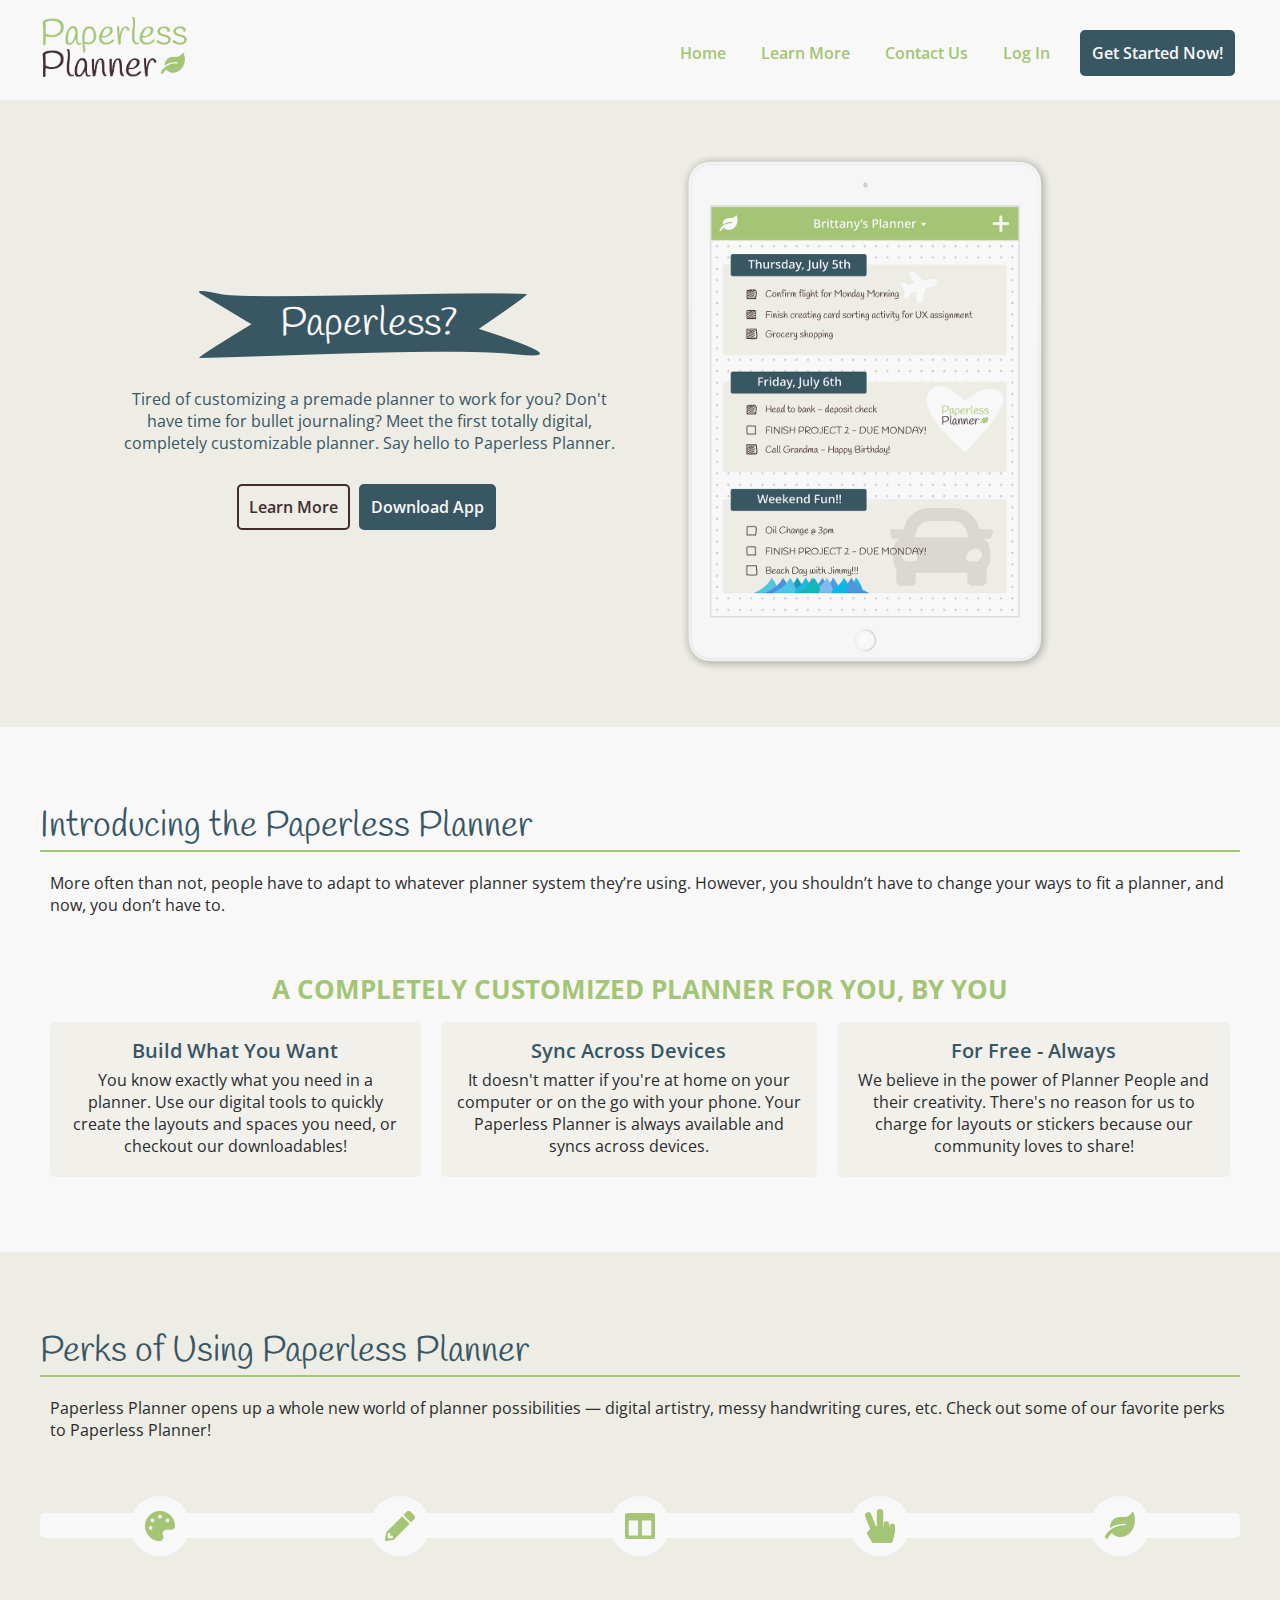
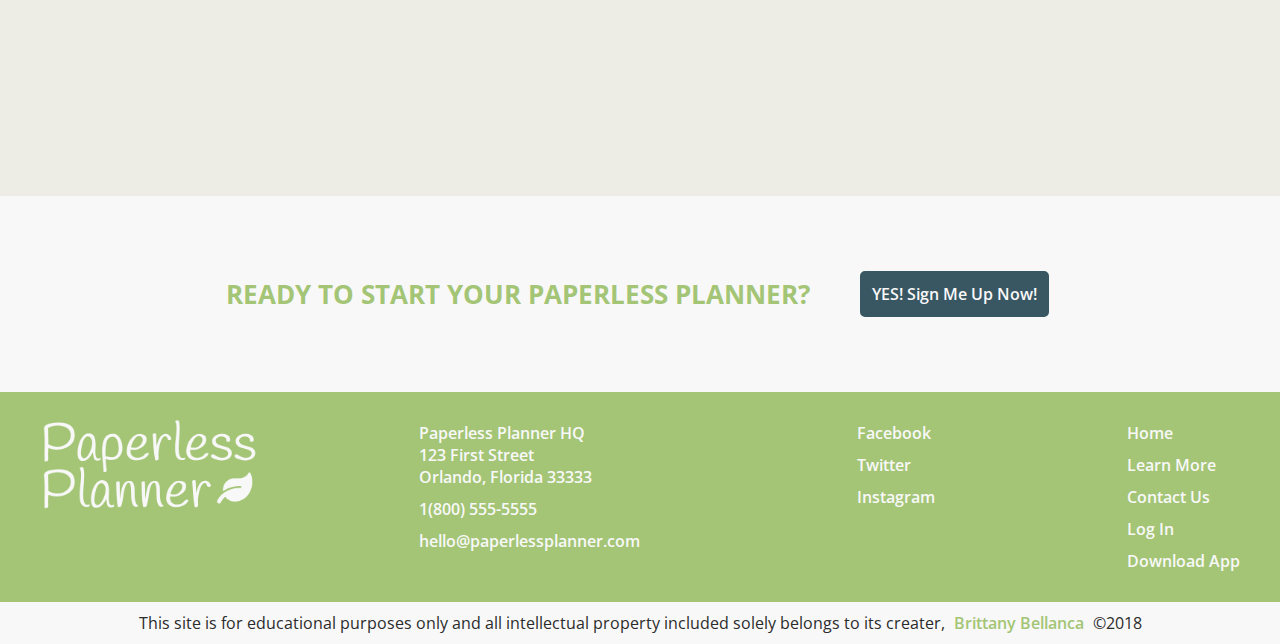
<file: index.html>
<!DOCTYPE html>
<html lang="en">
  <head>
    <meta charset="utf-8">
    <meta name="viewport" content="width=device-width, initial-scale=1">
    <title>Home | Paperless Planner</title>
    <link href="https://fonts.googleapis.com/css?family=Handlee|Open+Sans:400,600,700" rel="stylesheet">
    <link href="https://use.fontawesome.com/releases/v5.1.0/css/all.css" integrity="sha384-lKuwvrZot6UHsBSfcMvOkWwlCMgc0TaWr+30HWe3a4ltaBwTZhyTEggF5tJv8tbt" crossorigin="anonymous" rel="stylesheet">
    <link href="img/favicon.png" rel="shortcut icon">
    <link href="css/drawer.css" rel="stylesheet">
    <link href="css/main.css" rel="stylesheet">
  </head>
  <body class="body drawer drawer--top background--white">
    <header class="header">
      <a href="index.html" class="alt"><img src="img/logo.png" alt="Paperless Planner Logo" class="header__logo"></a>
      <div class="button button--secondary button--header header__button" id="modal__button--mobile">
        Log In
      </div>
      <div class="modal" id="modal">
        <div class="modal__content background--white">
          <i class="fas fa-times modal__close text--brown"></i>
          <form class="modal__form" id="form__login">
            <div class="form__field">
              <label for="username">Username</label>
              <input type="text" name="username" id="username">
            </div>
            <div class="form__field modal__form__field--forgot">
              <label for="password">Password</label>
              <input type="text" name="password" id="password">
            </div>
            <div class="modal__form__forgot">
              <p>forgot password?</p>
            </div>
            <div class="form__field modal__form__buttons">
              <button class="button button--secondary">
                Create an Account
              </button>
              <button type="submit" name="login" class="button button--primary button--modal" id="login">
                Log In
              </button>
            </div>
          </form>
        </div>
      </div>
      <button type="button" class="drawer-toggle drawer-hamburger">
        <span class="sr-only">toggle navigation</span>
        <span class="drawer-hamburger-icon"></span>
      </button>
      <nav class="drawer-nav header__nav">
        <ul class="drawer-menu header__list">
          <li class="header__list__item">
            <a class="alt" href="index.html">
              <img src="img/logo.png" alt="Paperless Planner Logo" class="header__list__logo">
            </a>
          </li>
          <li class="header__list__item">
            <a href="index.html">Home</a>
          </li>
          <li class="header__list__item">
            <a href="about.html">Learn More</a>
          </li>
          <li class="header__list__item header__list__item--extra-space">
            <a href="contact.html">Contact Us</a>
          </li>
          <li class="header__list__item header__list__item--extra-space">
            <ul class="header__social-media">
              <li class="header__social-media__item">
                  <a class="alt" href="http://facebook.com" target="_blank">
                    <span class="social-media__icon social-media__icon--green fa-stack fa-1x">
                      <i class="far fa-circle fa-stack-2x"></i>
                      <i class="fab fa-facebook-f fa-stack-1x"></i>
                    </span>
                  </a>
              </li>
              <li class="header__social-media__item">
                <a class="alt" href="http://twitter.com" target="_blank">
                  <span class="social-media__icon social-media__icon--green fa-stack fa-1x">
                    <i class="far fa-circle fa-stack-2x"></i>
                    <i class="fab fa-twitter fa-stack-1x"></i>
                  </span>
                </a>
              </li>
              <li class="header__social-media__item">
                <a class="alt" href="http://instagram.com" target="_blank">
                  <span class="social-media__icon social-media__icon--green fa-stack fa-1x">
                    <i class="far fa-circle fa-stack-2x"></i>
                    <i class="fab fa-instagram fa-stack-1x"></i>
                  </span>
                </a>
              </li>
            </ul>
          </li>
          <li class="header__list__item">
            <button class="button button--primary">
              Download App
            </button>
          </li>
        </ul>
      </nav>
      <nav class="header__nav desktop-nav">
        <ul class="header__list">
          <li class="header__list__item">
            <a href="index.html">Home</a>
          </li>
          <li class="header__list__item">
            <a href="about.html">Learn More</a>
          </li>
          <li class="header__list__item">
            <a href="contact.html">Contact Us</a>
          </li>
          <li class="header__list__item">
            <a href="#" id="modal__button--desktop">
              Log In
            </a>
          </li>
          <li class="header__list__item">
            <div class="button button--primary">
              Get Started Now!
            </div>
          </li>
        </ul>
      </nav>
    </header>
    <main class="main">
      <div class="background--gray">
        <section class="main__section main__section--first main__section--index">
          <div class="main__section--item">
            <div class="main__section__title">
              <h1>Paperless?</h1>
            </div>
            <div class="main__section__container">
              <div class="item-container">
                <p class="text--blue">
                  Tired of customizing a premade planner to work for you? Don't have time for bullet journaling? Meet the first totally digital, completely customizable planner. Say hello to Paperless Planner.</p>
              </div>
              <div class="item-container">
                <a href="about.html" class="alt">
                  <div class="button button--secondary">
                    Learn More
                  </div>
                </a>
                <div class="button button--primary">
                  Download App
                </div>
              </div>
            </div>
          </div>
          <div class="item-container item-container--photo">
            <img class="main__section__app-demo" src="img/app_demo.png" alt="Paperless Planner Demo Screen">
          </div>
        </section>
      </div>
      <section class="main__section">
        <div class="main__section__container">
          <h2>Introducing the Paperless Planner</h2>
          <div class="main__section--intro">
            <p>More often than not, people have to adapt to whatever planner system they’re using. However, you shouldn’t have to change your ways to fit a planner, and now, you don’t have to.</p>
          </div>
          <div class="main__section__wrap">
            <h3>A Completely Customized Planner For You, By You</h3>
            <div class="main__section__wrap--flex">
              <article class="main__section__article main__section__article--background">
                <h4>Build What You Want</h4>
                <p>You know exactly what you need in a planner. Use our digital tools to quickly create the layouts and spaces you need, or checkout our downloadables!</p>
              </article>
              <article class="main__section__article main__section__article--background">
                <h4>Sync Across Devices</h4>
                <p>It doesn't matter if you're at home on your computer or on the go with your phone. Your Paperless Planner is always available and syncs across devices.</p>
              </article>
              <article class="main__section__article main__section__article--background">
                <h4>For Free - Always</h4>
                <p>We believe in the power of Planner People and their creativity. There's no reason for us to charge for layouts or stickers because our community loves to share!</p>
              </article>
            </div>
          </div>
        </div>
      </section>
      <section class="main__section background--gray">
        <div class="main__section__container">
          <h2>Perks of Using Paperless Planner</h2>
          <div class="main__section--intro">
            <p>Paperless Planner opens up a whole new world of planner possibilities — digital artistry, messy handwriting cures, etc. Check out some of our favorite perks to Paperless Planner!</p>
          </div>
          <div class="interactive-element__grid">
            <div class="interactive-element__backbone"></div>
            <div class="interactive-element__circle interactive-element__circle--1">
              <svg id="palette" data-name="palette" class="interactive-element--icons" xmlns="http://www.w3.org/2000/svg" viewBox="0 0 511.99 511.99">
                <title>palette</title>
                <path d="M204.3,5C104.9,24.4,24.8,104.3,5.2,203.4c-37,187,131.7,326.4,258.8,306.7,41.2-6.4,61.4-54.6,42.5-91.7C283.4,373,316.4,320,367.4,320h79.7c35.8,0,64.8-29.6,64.9-65.3C511.5,97.1,368.1-26.9,204.3,5ZM96,320a32,32,0,1,1,32-32A32,32,0,0,1,96,320Zm32-128a32,32,0,1,1,32-32A32,32,0,0,1,128,192Zm128-64a32,32,0,1,1,32-32A32,32,0,0,1,256,128Zm128,64a32,32,0,1,1,32-32A32,32,0,0,1,384,192Z" transform="translate(-0.01 0.04)"/>
              </svg>
            </div>
            <div class="interactive-element__text interactive-element__text--1 hidden-text">
              <p>Create beautiful, colorful notes without having to purchase expensive pens, markers, or stickers!</p>
            </div>
            <div class="interactive-element__circle interactive-element__circle--2">
              <svg id="pencil" data-name="pencil" class="interactive-element--icons interactive-element--1" xmlns="http://www.w3.org/2000/svg" viewBox="0 0 511.98 511.98">
                <title>pencil</title>
                <path d="M497.9,142.1l-46.1,46.1a12,12,0,0,1-17,0l-111-111a12,12,0,0,1,0-17l46.1-46.1a48.1,48.1,0,0,1,67.9,0l60.1,60.1A47.92,47.92,0,0,1,497.9,142.1ZM284.2,99.8,21.6,362.4.4,483.9a24,24,0,0,0,27.8,27.8l121.5-21.3L412.3,227.8a12,12,0,0,0,0-17l-111-111a12.13,12.13,0,0,0-17.1,0ZM88,424h48v36.3L71.5,471.6,40.4,440.5,51.7,376H88Z" transform="translate(-0.02 -0.08)"/>
              </svg>
            </div>
            <div class="interactive-element__text interactive-element__text--2 hidden-text">
              <p>Mistakes? What mistakes? Simply use undo or erase the error and try again!</p>
            </div>
            <div class="interactive-element__circle interactive-element__circle--3">
              <svg id="columns" data-name="columns" class="interactive-element--icons" xmlns="http://www.w3.org/2000/svg" viewBox="0 0 512 448">
                <title>columns</title>
                <path d="M464,32H48A48,48,0,0,0,0,80V432a48,48,0,0,0,48,48H464a48,48,0,0,0,48-48V80A48,48,0,0,0,464,32ZM224,416H64V160H224Zm224,0H288V160H448Z" transform="translate(0 -32)"/>
              </svg>
            </div>
            <div class="interactive-element__text interactive-element__text--3 hidden-text">
              <p>Download layouts to edit, import a favorite, or create your own, then edit whenever you want!</p>
            </div>
            <div class="interactive-element__circle interactive-element__circle--4">
              <svg id="peace" data-name="peace" class="interactive-element--icons" xmlns="http://www.w3.org/2000/svg" viewBox="0 0 448 512">
                <title>hand-peace</title>
                <path d="M408,216a40,40,0,0,0-40,40h-8V224a40,40,0,0,0-80,0v32h-8V48a48,48,0,0,0-96,0V256H162.43L92.69,78.45a48,48,0,1,0-89.35,35.1L78.1,303.89,47,328.77a40,40,0,0,0-9.74,51.08l64,112A40,40,0,0,0,136,512H376a40,40,0,0,0,38.94-30.84l32-136A40.36,40.36,0,0,0,448,336V256A40,40,0,0,0,408,216Z" transform="translate(0)"/>
              </svg>
            </div>
            <div class="interactive-element__text interactive-element__text--4 hidden-text">
              <p>Peace of mind knowing that you can alter your planner to work exactly how you want it to.</p>
            </div>
            <div class="interactive-element__circle interactive-element__circle--5">
              <svg id="leaf" data-name="leaf" class="interactive-element--icons" xmlns="http://www.w3.org/2000/svg" viewBox="0 0 575.95 512.07">
                <title>leaf</title>
                <path d="M546.2,9.7c-5.6-12.5-21.6-13-28.3-1.2C486.9,62.4,431.4,96,368,96H288C182,96,96,182,96,288a197.73,197.73,0,0,0,1.5,20.5C161.3,262.8,253.4,224,384,224a16,16,0,0,1,0,32C132.6,256,26,410.1,2.4,468a32,32,0,0,0,59.3,24.3c1.5-3.6,20.9-47.9,71.9-90.6,32.4,43.9,94,85.8,174.9,77.2C465.5,467.5,576,326.7,576,154.3,576,104.1,565.2,52.1,546.2,9.7Z" transform="translate(-0.05 0.02)"/>
              </svg>
            </div>
            <div class="interactive-element__text interactive-element__text--5 hidden-text">
              <p>Go green! Eliminate yearly paper waste that comes from purchasing dated paper planners!</p>
            </div>
          </div>
        </div>
      </section>
      <aside class="main__aside">
        <h3>Ready to Start Your Paperless Planner?</h3>
        <div class="button button--primary">
          <span class="button--mobile">Download App Now!</span>
          <span class="button--desktop">YES! Sign Me Up Now!</span>
        </div>
      </aside>
    </main>
    <footer class="footer background--green">
      <div class="footer__main">
        <a href="index.html" class="alt">
          <img src="img/logo_white.png" alt="Paperless Planner Logo - White" class="footer__img">
        </a>
        <nav class="footer__nav">
          <ul class="footer__list">
            <li class="footer__list__item">
              <a class="alt text--white" href="index.html">
                Home
              </a>
            </li>
            <li class="footer__list__item">
              <a class="alt text--white" href="about.html">
                Learn More
              </a>
            </li>
            <li class="footer__list__item">
              <a class="alt text--white" href="contact.html">
                Contact Us
              </a>
            </li>
            <li class="footer__list__item">
              <a class="alt text--white" href="#" id="modal__button--footer">
                Log In
              </a>
            </li>
            <li class="footer__list__item">
              <a class="alt text--white" href="#">
                Download App
              </a>
            </li>
          </ul>
        </nav>
        <div class="footer__social-media">
          <ul class="footer__social-media__list">
            <li class="footer__social-media__list__item">
              <a class="alt" href="http://facebook.com" target="_blank">
                <div class="social-media__icon">
                  <span class="fa-stack fa-1x">
                    <i class="far fa-circle fa-stack-2x"></i>
                    <i class="fab fa-facebook-f fa-stack-1x"></i>
                  </span>
                  <span class="hidden">Facebook</span>
                </div>
              </a>
            </li>
            <li class="footer__social-media__list__item">
              <a class="alt text--white" href="http://twitter.com" target="_blank">
                <div class="social-media__icon">
                  <span class="fa-stack fa-1x">
                    <i class="far fa-circle fa-stack-2x"></i>
                    <i class="fab fa-twitter fa-stack-1x"></i>
                  </span>
                  <span class="hidden">Twitter</span>
                </div>
              </a>
            </li>
            <li class="footer__social-media__list__item">
              <a class="alt" href="http://instagram.com" target="_blank">
                <div class="social-media__icon">
                  <span class="fa-stack fa-1x">
                    <i class="far fa-circle fa-stack-2x"></i>
                    <i class="fab fa-instagram fa-stack-1x"></i>
                  </span>
                  <span class="hidden">Instagram</span>
                </div>
              </a>
            </li>
          </ul>
        </div>
        <div class="footer__contact-info">
          <p class="text--white text--small">
            <a href="https://www.google.com/maps" target="_blank" class="alt text--white text--small">
              Paperless Planner HQ<br>
              123 First Street<br>
              Orlando, Florida 33333
            </a>
          </p>
          <p><a class="alt text--white text--small" href="tel:13212625261">1(800) 555-5555</a></p>
          <p><a class="alt text--white text--small" href="mailto:bbellanca@ufl.edu">hello@paperlessplanner.com</a></p>
        </div>
      </div>
      <div class="footer__edu-statement background--white">
        <p class="text--small">This site is for educational purposes only and all intellectual property included solely belongs to its creater, <a href="http://brittanybellanca.com" target="_blank">Brittany Bellanca</a>  &copy;2018</p>
      </div>
    </footer>
    <script src="js/jquery-3.3.1.min.js"></script>
    <script src="js/iscroll.js"></script>
    <script src="js/drawer.js"></script>
    <script src="js/scrollreveal.js"></script>
    <script src="js/scrollrevealactivate.js"></script>
    <script src="js/main.js"></script>
  </body>
</html>
</file>
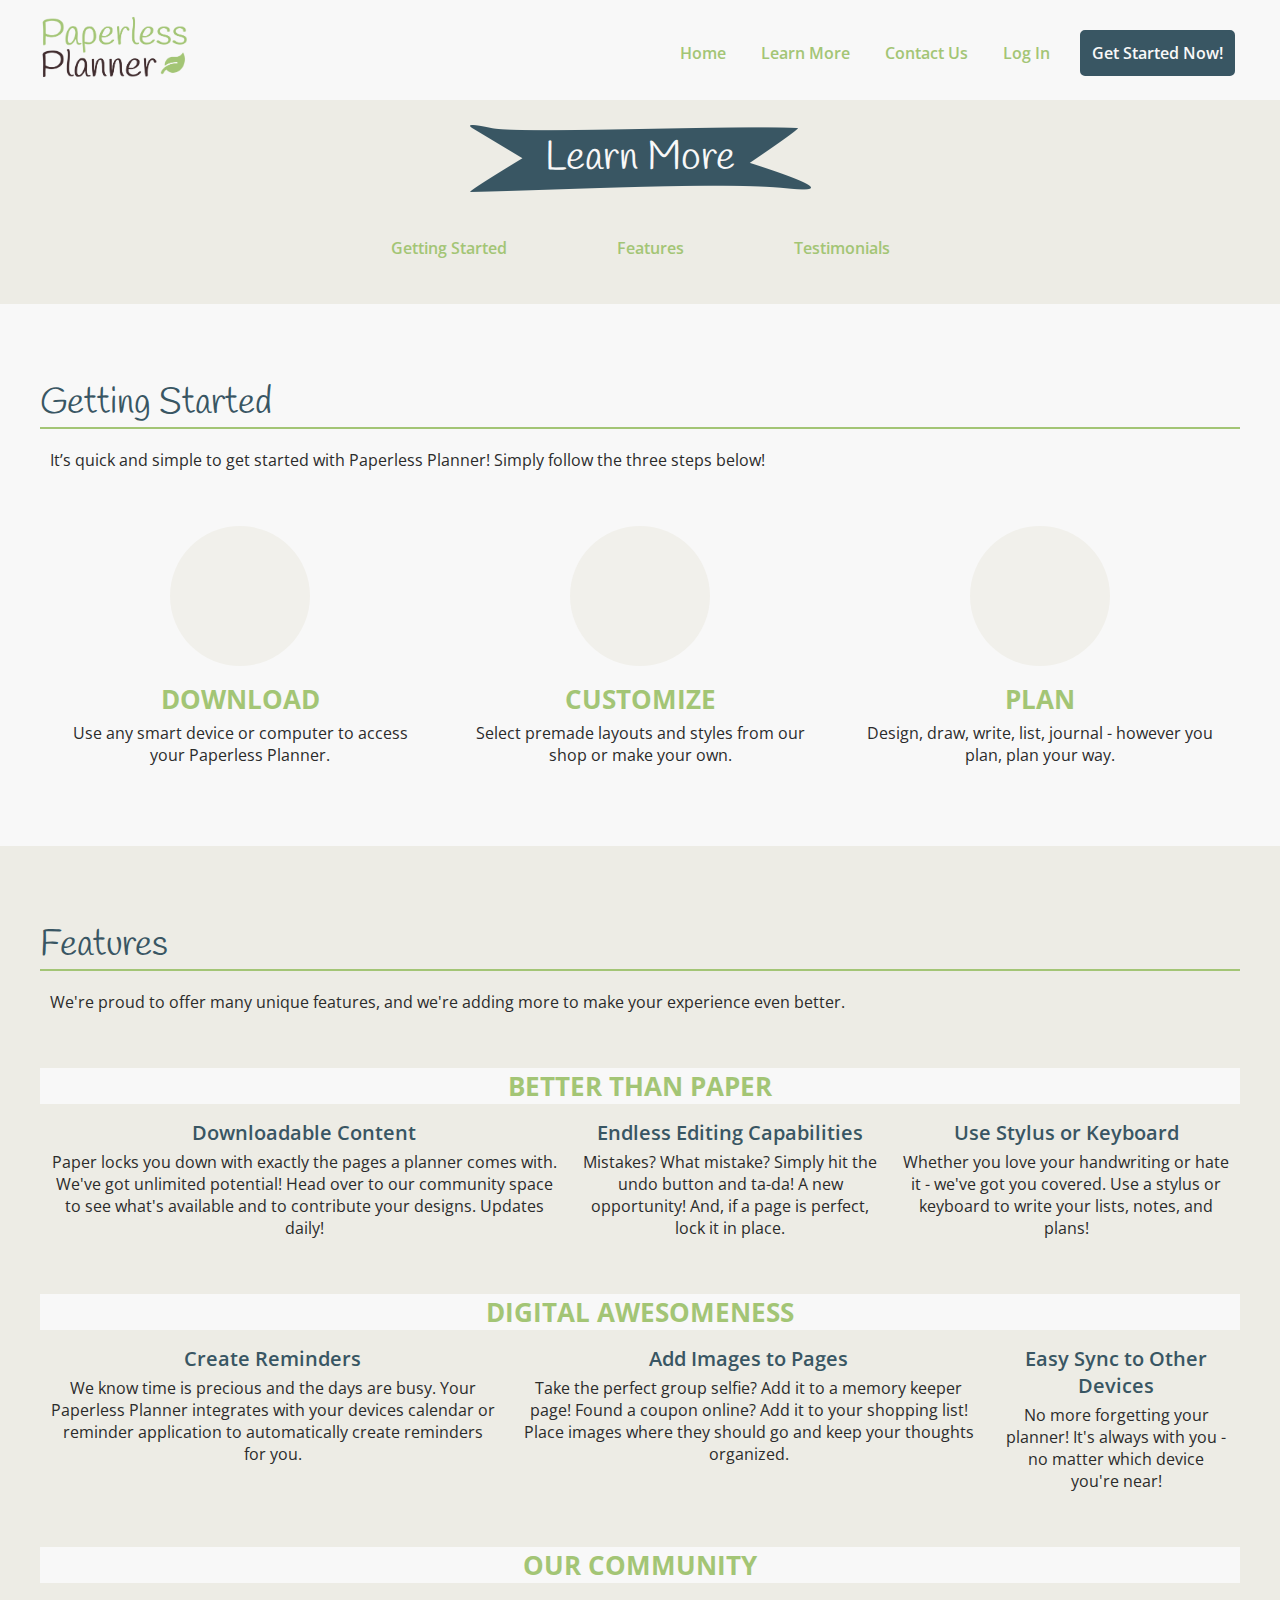
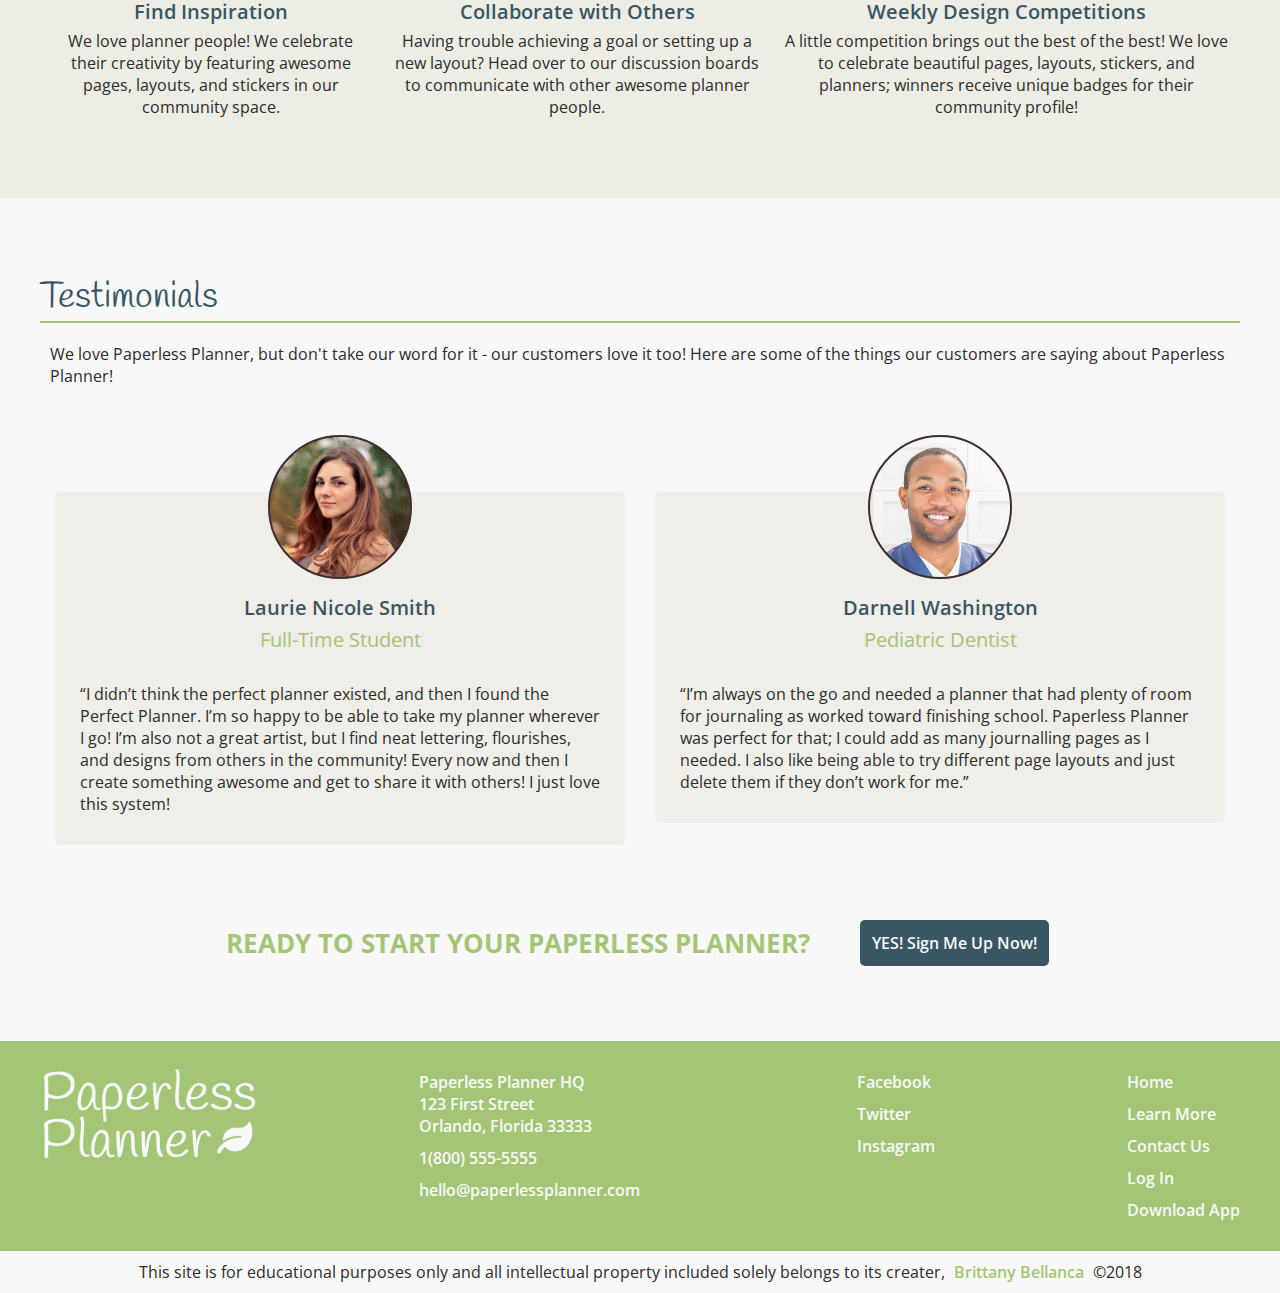
<file: about.html>
<!DOCTYPE html>
<html lang="en">
  <head>
    <meta charset="utf-8">
    <meta name="viewport" content="width=device-width, initial-scale=1">
    <title>Learn More | Paperless Planner</title>
    <link href="https://fonts.googleapis.com/css?family=Handlee|Open+Sans:400,600,700" rel="stylesheet">
    <link href="https://use.fontawesome.com/releases/v5.1.0/css/all.css" integrity="sha384-lKuwvrZot6UHsBSfcMvOkWwlCMgc0TaWr+30HWe3a4ltaBwTZhyTEggF5tJv8tbt" crossorigin="anonymous" rel="stylesheet">
    <link href="img/favicon.png" rel="shortcut icon">
    <link href="css/drawer.css" rel="stylesheet">
    <link href="css/main.css" rel="stylesheet">
  </head>
  <body class="body drawer drawer--top background--white">
    <header class="header">
      <a href="index.html" class="alt"><img src="img/logo.png" alt="Paperless Planner Logo" class="header__logo"></a>
      <div class="button button--secondary button--header header__button" id="modal__button--mobile">
        Log In
      </div>
      <div class="modal" id="modal">
        <div class="modal__content background--white">
          <i class="fas fa-times modal__close text--brown"></i>
          <form class="modal__form" id="form__login">
            <div class="form__field">
              <label for="username">Username</label>
              <input type="text" name="username" id="username">
            </div>
            <div class="form__field modal__form__field--forgot">
              <label for="password">Password</label>
              <input type="text" name="password" id="password">
            </div>
            <div class="modal__form__forgot">
              <p>forgot password?</p>
            </div>
            <div class="form__field modal__form__buttons">
              <button class="button button--secondary">
                Create an Account
              </button>
              <button type="submit" name="login" class="button button--primary button--modal" id="login">
                Log In
              </button>
            </div>
          </form>
        </div>
      </div>
      <button type="button" class="drawer-toggle drawer-hamburger">
        <span class="sr-only">toggle navigation</span>
        <span class="drawer-hamburger-icon"></span>
      </button>
      <nav class="drawer-nav header__nav">
        <ul class="drawer-menu header__list">
          <li class="header__list__item">
            <a class="alt" href="index.html">
              <img src="img/logo.png" alt="Paperless Planner Logo" class="header__list__logo">
            </a>
          </li>
          <li class="header__list__item">
            <a href="index.html">Home</a>
          </li>
          <li class="header__list__item">
            <a href="about.html">Learn More</a>
          </li>
          <li class="header__list__item header__list__item--extra-space">
            <a href="contact.html">Contact Us</a>
          </li>
          <li class="header__list__item header__list__item--extra-space">
            <ul class="header__social-media">
              <li class="header__social-media__item">
                  <a class="alt" href="http://facebook.com" target="_blank">
                    <span class="social-media__icon social-media__icon--green fa-stack fa-1x">
                      <i class="far fa-circle fa-stack-2x"></i>
                      <i class="fab fa-facebook-f fa-stack-1x"></i>
                    </span>
                  </a>
              </li>
              <li class="header__social-media__item">
                <a class="alt" href="http://twitter.com" target="_blank">
                  <span class="social-media__icon social-media__icon--green fa-stack fa-1x">
                    <i class="far fa-circle fa-stack-2x"></i>
                    <i class="fab fa-twitter fa-stack-1x"></i>
                  </span>
                </a>
              </li>
              <li class="header__social-media__item">
                <a class="alt" href="http://instagram.com" target="_blank">
                  <span class="social-media__icon social-media__icon--green fa-stack fa-1x">
                    <i class="far fa-circle fa-stack-2x"></i>
                    <i class="fab fa-instagram fa-stack-1x"></i>
                  </span>
                </a>
              </li>
            </ul>
          </li>
          <li class="header__list__item">
            <button class="button button--primary">
              Download App
            </button>
          </li>
        </ul>
      </nav>
      <nav class="header__nav desktop-nav">
        <ul class="header__list">
          <li class="header__list__item">
            <a href="index.html">Home</a>
          </li>
          <li class="header__list__item">
            <a href="about.html">Learn More</a>
          </li>
          <li class="header__list__item">
            <a href="contact.html">Contact Us</a>
          </li>
          <li class="header__list__item">
            <a href="#" id="modal__button--desktop">
              Log In
            </a>
          </li>
          <li class="header__list__item">
            <div class="button button--primary">
              Get Started Now!
            </div>
          </li>
        </ul>
      </nav>
    </header>
    <main class="main">
      <section class="main__section main__section--first main__section--about background--gray">
        <div class="main__section__title">
          <h1>Learn More</h1>
        </div>
        <div class="main__section__container">
          <nav class="main__section__nav">
            <ul class="main__section__nav__list">
              <li class="main__section__nav__item">
                <a href="#getting-started">Getting Started</a>
              </li>
              <li class="main__section__nav__item">
                <a href="#features">Features</a>
              </li>
              <li class="main__section__nav__item">
                <a href="#testimonials">Testimonials</a>
              </li>
            </ul>
          </nav>
        </div>
      </section>
      <section class="main__section" id="getting-started">
        <div class="main__section__container">
          <h2>Getting Started</h2>
          <div class="main__section--intro">
            <p>It’s quick and simple to get started with Paperless Planner! Simply follow the three steps below!</p>
          </div>
          <div class="main__section__wrap--flex">
            <div class="main__section__wrap main__section__wrap--icons">
              <div class="circle__wrap">
                <div class="circle">
                  <i class="fas fa-cloud-download-alt"></i>
                </div>
              </div>
              <div class="circle__text">
                <h3>Download</h3>
                <p>Use any smart device or computer to access your Paperless Planner.</p>
              </div>
            </div>
            <div class="main__section__wrap main__section__wrap--icons">
              <div class="circle__wrap">
                <div class="circle">
                  <i class="fas fa-list-ul"></i>
                </div>
              </div>
              <div class="circle__text">
                <h3>Customize</h3>
                <p>Select premade layouts and styles from our shop or make your own.</p>
              </div>
            </div>
            <div class="main__section__wrap main__section__wrap--icons">
              <div class="circle__wrap">
                <div class="circle">
                  <i class="fas fa-pencil-ruler"></i>
                </div>
              </div>
              <div class="circle__text">
                <h3>Plan</h3>
                <p>Design, draw, write, list, journal - however you plan, plan your way.</p>
              </div>
            </div>
          </div>
        </div>
      </section>
      <section class="main__section background--gray" id="features">
        <div class="main__section__container">
          <h2>Features</h2>
          <div class="main__section--intro">
            <p>We're proud to offer many unique features, and we're adding more to make your experience even better.</p>
          </div>
          <div class="main__section__wrap">
            <h3>Better Than Paper</h3>
            <div class="main__section__wrap--flex">
              <article class="main__section__article">
                <h4>Downloadable Content</h4>
                <p>Paper locks you down with exactly the pages a planner comes with. We've got unlimited potential! Head over to our community space to see what's available and to contribute your designs. Updates daily!</p>
              </article>
              <article class="main__section__article">
                <h4>Endless Editing Capabilities</h4>
                <p>Mistakes? What mistake? Simply hit the undo button and ta-da! A new opportunity! And, if a page is perfect, lock it in place.</p>
              </article>
              <article class="main__section__article">
                <h4>Use Stylus or Keyboard</h4>
                <p>Whether you love your handwriting or hate it - we've got you covered. Use a stylus or keyboard to write your lists, notes, and plans!</p>
              </article>
            </div>
          </div>
          <div class="main__section__wrap">
            <h3>Digital Awesomeness</h3>
            <div class="main__section__wrap--flex">
              <article class="main__section__article">
                <h4>Create Reminders</h4>
                <p>We know time is precious and the days are busy. Your Paperless Planner integrates with your devices calendar or reminder application to automatically create reminders for you.</p>
              </article>
              <article class="main__section__article">
                <h4>Add Images to Pages</h4>
                <p>Take the perfect group selfie? Add it to a memory keeper page! Found a coupon online? Add it to your shopping list! Place images where they should go and keep your thoughts organized.</p>
              </article>
              <article class="main__section__article">
                <h4>Easy Sync to Other Devices</h4>
                <p>No more forgetting your planner! It's always with you - no matter which device you're near!</p>
              </article>
            </div>
          </div>
          <div class="main__section__wrap">
            <h3>Our Community</h3>
            <div class="main__section__wrap--flex">
              <article class="main__section__article">
                <h4>Find Inspiration</h4>
                <p>We love planner people! We celebrate their creativity by featuring awesome pages, layouts, and stickers in our community space.</p>
              </article>
              <article class="main__section__article">
                <h4>Collaborate with Others</h4>
                <p>Having trouble achieving a goal or setting up a new layout? Head over to our discussion boards to communicate with other awesome planner people.</p>
              </article>
              <article class="main__section__article">
                <h4>Weekly Design Competitions</h4>
                <p>A little competition brings out the best of the best! We love to celebrate beautiful pages, layouts, stickers, and planners; winners receive unique badges for their community profile!</p>
              </article>
            </div>
          </div>
        </div>
      </section>
      <section class="main__section" id="testimonials">
        <div class="main__section__container">
          <h2>Testimonials</h2>
          <div class="main__section--intro">
            <p>We love Paperless Planner, but don't take our word for it - our customers love it too! Here are some of the things our customers are saying about Paperless Planner!</p>
          </div>
          <div class="main__section__wrap--flex">
            <div class="testimonial">
              <div class="chip">
                <div class="chip__avatar chip__avatar--lauren">
                </div>
                <div class="chip__text-container">
                  Laurie Nicole Smith
                  <div class="chip__text-description">
                    Full-Time Student
                  </div>
                </div>
              </div>
              <div class="testimonial__text">
                <p class="text--left">“I didn’t think the perfect planner existed, and then I found the Perfect Planner. I’m so happy to be able to take my planner wherever I go! I’m also not a great artist, but I find neat lettering,  flourishes, and designs from others in the community! Every now and then I create something awesome and get to share it with others! I just love this system!</p>
              </div>
            </div>
            <div class="testimonial">
              <div class="chip">
                <div class="chip__avatar chip__avatar--darnell">
                </div>
                <div class="chip__text-container">
                  Darnell Washington
                  <div class="chip__text-description">
                    Pediatric Dentist
                  </div>
                </div>
              </div>
              <div class="testimonial__text">
                <p class="text--left">“I’m always on the go and needed a planner that had plenty of room for journaling as worked toward finishing school. Paperless Planner was perfect for that; I could add as many journalling pages as I needed. I also like being able to try different page layouts and just delete them if they don’t work for me.”</p>
              </div>
            </div>
          </div>
        </div>
      </section>
      <aside class="main__aside main__aside--about">
        <h3>Ready to Start Your Paperless Planner?</h3>
        <div class="button button--primary">
          <span class="button--mobile">Download App Now!</span>
          <span class="button--desktop">YES! Sign Me Up Now!</span>
        </div>
      </aside>
    </main>
    <footer class="footer background--green">
      <div class="footer__main">
        <a href="index.html" class="alt">
          <img src="img/logo_white.png" alt="Paperless Planner Logo - White" class="footer__img">
        </a>
        <nav class="footer__nav">
          <ul class="footer__list">
            <li class="footer__list__item">
              <a class="alt text--white" href="index.html">
                Home
              </a>
            </li>
            <li class="footer__list__item">
              <a class="alt text--white" href="about.html">
                Learn More
              </a>
            </li>
            <li class="footer__list__item">
              <a class="alt text--white" href="contact.html">
                Contact Us
              </a>
            </li>
            <li class="footer__list__item">
              <a class="alt text--white" href="#" id="modal__button--footer">
                Log In
              </a>
            </li>
            <li class="footer__list__item">
              <a class="alt text--white" href="#">
                Download App
              </a>
            </li>
          </ul>
        </nav>
        <div class="footer__social-media">
          <ul class="footer__social-media__list">
            <li class="footer__social-media__list__item">
              <a class="alt" href="http://facebook.com" target="_blank">
                <div class="social-media__icon">
                  <span class="fa-stack fa-1x">
                    <i class="far fa-circle fa-stack-2x"></i>
                    <i class="fab fa-facebook-f fa-stack-1x"></i>
                  </span>
                  <span class="hidden">Facebook</span>
                </div>
              </a>
            </li>
            <li class="footer__social-media__list__item">
              <a class="alt text--white" href="http://twitter.com" target="_blank">
                <div class="social-media__icon">
                  <span class="fa-stack fa-1x">
                    <i class="far fa-circle fa-stack-2x"></i>
                    <i class="fab fa-twitter fa-stack-1x"></i>
                  </span>
                  <span class="hidden">Twitter</span>
                </div>
              </a>
            </li>
            <li class="footer__social-media__list__item">
              <a class="alt" href="http://instagram.com" target="_blank">
                <div class="social-media__icon">
                  <span class="fa-stack fa-1x">
                    <i class="far fa-circle fa-stack-2x"></i>
                    <i class="fab fa-instagram fa-stack-1x"></i>
                  </span>
                  <span class="hidden">Instagram</span>
                </div>
              </a>
            </li>
          </ul>
        </div>
        <div class="footer__contact-info">
          <p class="text--white text--small">
            <a href="https://www.google.com/maps" target="_blank" class="alt text--white text--small">
              Paperless Planner HQ<br>
              123 First Street<br>
              Orlando, Florida 33333
            </a>
          </p>
          <p><a class="alt text--white text--small" href="tel:13212625261">1(800) 555-5555</a></p>
          <p><a class="alt text--white text--small" href="mailto:bbellanca@ufl.edu">hello@paperlessplanner.com</a></p>
        </div>
      </div>
      <div class="footer__edu-statement background--white">
        <p class="text--small">This site is for educational purposes only and all intellectual property included solely belongs to its creater, <a href="http://brittanybellanca.com" target="_blank">Brittany Bellanca</a>  &copy;2018</p>
      </div>
    </footer>
    <script src="js/jquery-3.3.1.min.js"></script>
    <script src="js/iscroll.js"></script>
    <script src="js/drawer.js"></script>
    <script src="js/main.js"></script>
  </body>
</html>
</file>
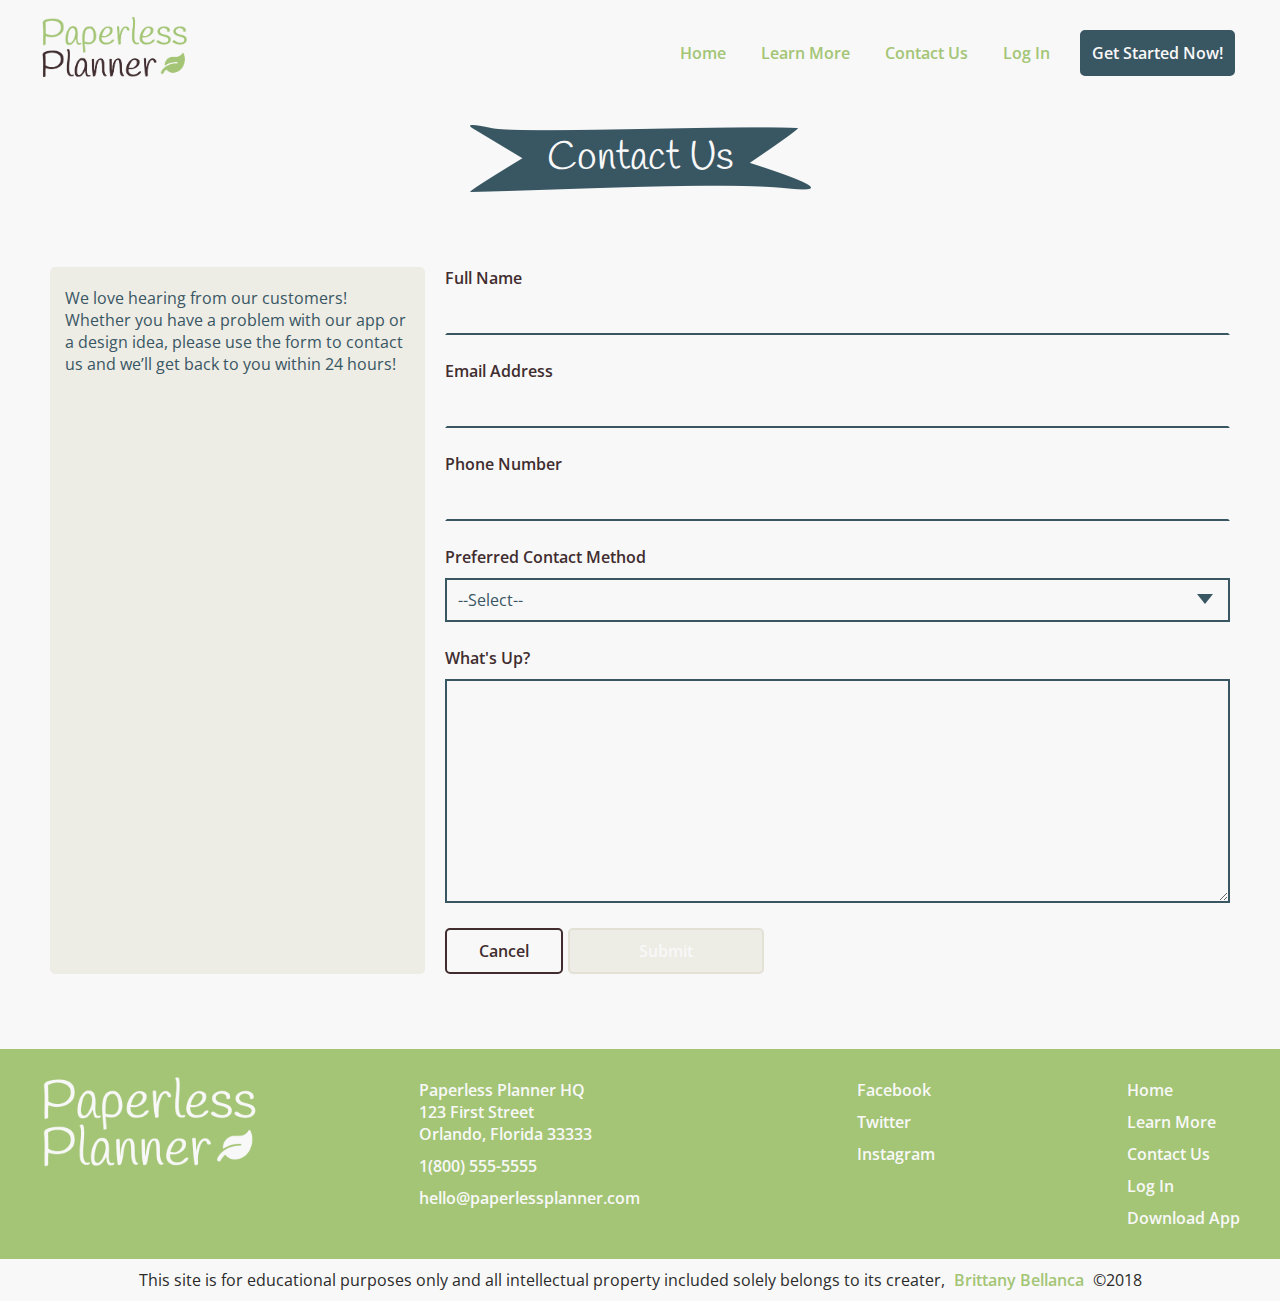
<file: contact.html>
<!DOCTYPE html>
<html lang="en">
  <head>
    <meta charset="utf-8">
    <meta name="viewport" content="width=device-width, initial-scale=1">
    <title>Contact Us | Paperless Planner</title>
    <link href="https://fonts.googleapis.com/css?family=Handlee|Open+Sans:400,600,700" rel="stylesheet">
    <link href="https://use.fontawesome.com/releases/v5.1.0/css/all.css" integrity="sha384-lKuwvrZot6UHsBSfcMvOkWwlCMgc0TaWr+30HWe3a4ltaBwTZhyTEggF5tJv8tbt" crossorigin="anonymous" rel="stylesheet">
    <link href="img/favicon.png" rel="shortcut icon">
    <link href="css/drawer.css" rel="stylesheet">
    <link href="css/main.css" rel="stylesheet">
  </head>
  <body class="body drawer drawer--top background--white">
    <header class="header">
      <a href="index.html" class="alt"><img src="img/logo.png" alt="Paperless Planner Logo" class="header__logo"></a>
      <div class="button button--secondary button--header header__button" id="modal__button--mobile">
        Log In
      </div>
      <div class="modal" id="modal">
        <div class="modal__content background--white">
          <i class="fas fa-times modal__close text--brown"></i>
          <form class="modal__form" id="form__login">
            <div class="form__field">
              <label for="username">Username</label>
              <input type="text" name="username" id="username">
            </div>
            <div class="form__field modal__form__field--forgot">
              <label for="password">Password</label>
              <input type="text" name="password" id="password">
            </div>
            <div class="modal__form__forgot">
              <p>forgot password?</p>
            </div>
            <div class="form__field modal__form__buttons">
              <button class="button button--secondary">
                Create an Account
              </button>
              <button type="submit" name="login" class="button button--primary button--modal" id="login">
                Log In
              </button>
            </div>
          </form>
        </div>
      </div>
      <button type="button" class="drawer-toggle drawer-hamburger">
        <span class="sr-only">toggle navigation</span>
        <span class="drawer-hamburger-icon"></span>
      </button>
      <nav class="drawer-nav header__nav">
        <ul class="drawer-menu header__list">
          <li class="header__list__item">
            <a class="alt" href="index.html">
              <img src="img/logo.png" alt="Paperless Planner Logo" class="header__list__logo">
            </a>
          </li>
          <li class="header__list__item">
            <a href="index.html">Home</a>
          </li>
          <li class="header__list__item">
            <a href="about.html">Learn More</a>
          </li>
          <li class="header__list__item header__list__item--extra-space">
            <a href="contact.html">Contact Us</a>
          </li>
          <li class="header__list__item header__list__item--extra-space">
            <ul class="header__social-media">
              <li class="header__social-media__item">
                  <a class="alt" href="http://facebook.com" target="_blank">
                    <span class="social-media__icon social-media__icon--green fa-stack fa-1x">
                      <i class="far fa-circle fa-stack-2x"></i>
                      <i class="fab fa-facebook-f fa-stack-1x"></i>
                    </span>
                  </a>
              </li>
              <li class="header__social-media__item">
                <a class="alt" href="http://twitter.com" target="_blank">
                  <span class="social-media__icon social-media__icon--green fa-stack fa-1x">
                    <i class="far fa-circle fa-stack-2x"></i>
                    <i class="fab fa-twitter fa-stack-1x"></i>
                  </span>
                </a>
              </li>
              <li class="header__social-media__item">
                <a class="alt" href="http://instagram.com" target="_blank">
                  <span class="social-media__icon social-media__icon--green fa-stack fa-1x">
                    <i class="far fa-circle fa-stack-2x"></i>
                    <i class="fab fa-instagram fa-stack-1x"></i>
                  </span>
                </a>
              </li>
            </ul>
          </li>
          <li class="header__list__item">
            <button class="button button--primary">
              Download App
            </button>
          </li>
        </ul>
      </nav>
      <nav class="header__nav desktop-nav">
        <ul class="header__list">
          <li class="header__list__item">
            <a href="index.html">Home</a>
          </li>
          <li class="header__list__item">
            <a href="about.html">Learn More</a>
          </li>
          <li class="header__list__item">
            <a href="contact.html">Contact Us</a>
          </li>
          <li class="header__list__item">
            <a href="#" id="modal__button--desktop">
              Log In
            </a>
          </li>
          <li class="header__list__item">
            <div class="button button--primary">
              Get Started Now!
            </div>
          </li>
        </ul>
      </nav>
    </header>
    <main class="main">
      <section class="main__section main__section--first">
        <div class="main__section__title">
          <h1>Contact Us</h1>
        </div>
        <noscript>
          <div class="alert alert--error">
            Hey there! This form won't quite work without JavaScript! But, you can click <a href="mailto:bbellanca@ufl.edu" class="alert-link">here</a> to send an email instead!
          </div>
        </noscript>
        <div class="main__section__container main__section__container--contact">
          <div class="main__section--intro">
            <p class="text--blue text--left">
              We love hearing from our customers! Whether you have a problem with our app or a design idea, please use the form to contact us and we’ll get back to you within 24 hours!
            </p>
          </div>
          <div class="main__section__wrap">
            <form class="form" id="form">
              <div class="form__field">
                <label for="fullName">Full Name</label>
                <input type="text" name="fullName" id="fullName" class="input">
              </div>
              <div class="form__field">
                <label for="emailAddress">Email Address</label>
                <input type="email" name="emailAddress" id="emailAddress" class="input">
              </div>
              <div class="form__field">
                <label for="phoneNumber">Phone Number</label>
                <input type="tel" name="phoneNumber" id="phoneNumber" class="input">
              </div>
              <div class="form__field form__field--select">
                <label for="contactMethod">Preferred Contact Method</label>
                <div class="select">
                  <select class="contactMethod" name="contactMethod" id="contactMethod">
                    <option value="Select">--Select--</option>
                    <option value="Email">Please try email first!</option>
                    <option value="Phone">Please try phone first!</option>
                    <option value="None">I have no preference!</option>
                  </select>
                </div>
              </div>
              <div class="form__field form__field--textarea">
                <label for="message">What's Up?</label>
                <textarea name="message" id="message" class="input"></textarea>
              </div>
              <div class="form__field form__field--buttons">
                <button type="reset" class="button button--secondary button--form" id="reset">
                  Cancel
                </button>
                <button disabled type="submit" class="button button--disabled button--form-submit" id="submit">
                  Submit
                </button>
              </div>
            </form>
          </div>
        </div>
      </section>
    </main>
    <footer class="footer background--green">
      <div class="footer__main">
        <a href="index.html" class="alt">
          <img src="img/logo_white.png" alt="Paperless Planner Logo - White" class="footer__img">
        </a>
        <nav class="footer__nav">
          <ul class="footer__list">
            <li class="footer__list__item">
              <a class="alt text--white" href="index.html">
                Home
              </a>
            </li>
            <li class="footer__list__item">
              <a class="alt text--white" href="about.html">
                Learn More
              </a>
            </li>
            <li class="footer__list__item">
              <a class="alt text--white" href="contact.html">
                Contact Us
              </a>
            </li>
            <li class="footer__list__item">
              <a class="alt text--white" href="#" id="modal__button--footer">
                Log In
              </a>
            </li>
            <li class="footer__list__item">
              <a class="alt text--white" href="#">
                Download App
              </a>
            </li>
          </ul>
        </nav>
        <div class="footer__social-media">
          <ul class="footer__social-media__list">
            <li class="footer__social-media__list__item">
              <a class="alt" href="http://facebook.com" target="_blank">
                <div class="social-media__icon">
                  <span class="fa-stack fa-1x">
                    <i class="far fa-circle fa-stack-2x"></i>
                    <i class="fab fa-facebook-f fa-stack-1x"></i>
                  </span>
                  <span class="hidden">Facebook</span>
                </div>
              </a>
            </li>
            <li class="footer__social-media__list__item">
              <a class="alt text--white" href="http://twitter.com" target="_blank">
                <div class="social-media__icon">
                  <span class="fa-stack fa-1x">
                    <i class="far fa-circle fa-stack-2x"></i>
                    <i class="fab fa-twitter fa-stack-1x"></i>
                  </span>
                  <span class="hidden">Twitter</span>
                </div>
              </a>
            </li>
            <li class="footer__social-media__list__item">
              <a class="alt" href="http://instagram.com" target="_blank">
                <div class="social-media__icon">
                  <span class="fa-stack fa-1x">
                    <i class="far fa-circle fa-stack-2x"></i>
                    <i class="fab fa-instagram fa-stack-1x"></i>
                  </span>
                  <span class="hidden">Instagram</span>
                </div>
              </a>
            </li>
          </ul>
        </div>
        <div class="footer__contact-info">
          <p class="text--white text--small">
            <a href="https://www.google.com/maps" target="_blank" class="alt text--white text--small">
              Paperless Planner HQ<br>
              123 First Street<br>
              Orlando, Florida 33333
            </a>
          </p>
          <p><a class="alt text--white text--small" href="tel:13212625261">1(800) 555-5555</a></p>
          <p><a class="alt text--white text--small" href="mailto:bbellanca@ufl.edu">hello@paperlessplanner.com</a></p>
        </div>
      </div>
      <div class="footer__edu-statement background--white">
        <p class="text--small">This site is for educational purposes only and all intellectual property included solely belongs to its creater, <a href="http://brittanybellanca.com" target="_blank">Brittany Bellanca</a>  &copy;2018</p>
      </div>
    </footer>
    <script src="js/jquery-3.3.1.min.js"></script>
    <script src="js/iscroll.js"></script>
    <script src="js/drawer.js"></script>
    <script src="js/main.js"></script>
  </body>
</html>
</file>
<file: css/main.css>
html,body,div,span,applet,object,iframe,h1,h2,h3,h4,h5,h6,p,blockquote,pre,a,abbr,acronym,address,big,cite,code,del,dfn,em,img,ins,kbd,q,s,samp,small,strike,strong,sub,sup,tt,var,b,u,i,center,dl,dt,dd,ol,ul,li,fieldset,form,label,legend,table,caption,tbody,tfoot,thead,tr,th,td,article,aside,canvas,details,embed,figure,figcaption,footer,header,hgroup,menu,nav,output,ruby,section,summary,time,mark,audio,video{margin:0;padding:0;border:0;font-size:100%;font:inherit;vertical-align:baseline}article,aside,details,figcaption,figure,footer,header,hgroup,menu,nav,section{display:block}ol,ul{list-style:none}blockquote,q{quotes:none}blockquote::before,blockquote::after{content:"";content:none}q::before,q::after{content:"";content:none}table{border-collapse:collapse;border-spacing:0}.background--green{background-color:#A3C575}.background--brown{background-color:#412D2F}.background--blue{background-color:#395663}.background--black{background-color:#2B2B2B}.background--white{background-color:#F8F8F8}.background--gray{background-color:#EDECE5}.background--red{background-color:#AD6271}.text--white{color:#F8F8F8}.text--brown{color:#412D2F}.text--blue{color:#395663}.text--red{color:#AD6271}html{scroll-behavior:smooth}.body{display:flex;flex-direction:column;min-height:100vh;min-width:320px}.header{margin-right:10px;margin-left:10px;padding-top:10px;padding-bottom:5px;display:grid;grid-template-columns:120px auto 65px;min-width:320px}@media only screen and (min-width: 999px){.header{margin-right:15px;margin-left:15px;padding-top:15px;padding-bottom:0;display:flex;flex-direction:row;justify-content:space-between;align-items:center}}@media only screen and (min-width: 1280px){.header{margin-right:auto;margin-left:auto;width:1200px}}.header__logo{width:100%;max-width:100px}@media only screen and (min-width: 675px){.header__logo{max-width:125px;padding-bottom:5px}}@media only screen and (min-width: 999px){.header__logo{max-width:150px;padding-bottom:15px}}.header__button{justify-self:end;margin-top:5px}@media only screen and (min-width: 675px){.header__button{margin-top:10px}}@media only screen and (min-width: 999px){.header__button{display:none;visibility:hidden}}.header__list{margin-top:50px;margin-bottom:50px;display:flex;flex-direction:column;align-items:center;min-height:450px}@media only screen and (min-width: 999px){.header__list{margin-top:0;margin-bottom:10px;flex-direction:row;min-height:0;justify-content:flex-end}}.header__list__logo{width:100%;max-width:125px}.header__list__item{margin-bottom:10px}@media only screen and (min-width: 999px){.header__list__item{margin-left:25px;margin-bottom:0}}.header__list__item--extra-space{margin-bottom:25px}.header__social-media{display:flex}.header__social-media__item{margin-right:10px;margin-left:10px}.main{flex:1;text-align:center}.main__section{padding-top:75px;padding-bottom:75px}.main__section__container{margin-right:10px;margin-left:10px}@media only screen and (min-width: 675px){.main__section__container{margin-right:50px;margin-left:50px}}@media only screen and (min-width: 1280px){.main__section__container{margin-right:auto;margin-left:auto;max-width:1200px}}@media only screen and (min-width: 999px){.main__section__container--contact{margin-top:75px;margin-bottom:0;display:flex}.main__section__container--contact .main__section--intro{margin-top:0;margin-bottom:0;width:30%;background-color:#EDECE5;border-radius:5px;padding:15px}.main__section__container--contact .main__section__wrap{margin-top:0;margin-bottom:0;width:70%}}.main__section--first{padding-top:25px;padding-bottom:75px}@media only screen and (min-width: 999px){.main__section--item{align-self:center;width:80%;justify-self:end}}.main__section--index{padding-bottom:5px}@media only screen and (min-width: 999px){.main__section--index{margin-right:auto;margin-left:auto;display:grid;grid-template-columns:1fr 1fr;grid-column-gap:50px;grid-auto-flow:column;max-width:1280px}}.main__section--about{padding-bottom:25px}.main__section--intro{margin:15px 10px 50px}@media only screen and (min-width: 999px){.main__section--intro p{text-align:left}}.main__section__title{background:url("../img/banner.png") center center no-repeat;height:67px;display:flex;align-items:center;justify-content:center;margin-bottom:25px}.main__section__app-demo{width:100%;max-width:520px}@media only screen and (min-width: 999px){.main__section__app-demo{max-width:400px}}.main__section__wrap{margin-top:50px;margin-bottom:0}@media only screen and (min-width: 999px){.main__section__wrap--flex{display:flex}}@media only screen and (min-width: 999px){.main__section__wrap h3{background-color:#F8F8F8}}@media only screen and (min-width: 675px){.main__section__wrap--icons{display:flex;justify-content:center}}@media only screen and (min-width: 999px){.main__section__wrap--icons{margin-right:15px;margin-left:15px;margin-top:0;margin-bottom:0;flex-direction:column;justify-content:space-between;width:calc(100% / 3)}}.main__section__article{margin-top:15px;margin-bottom:0}@media only screen and (min-width: 675px){.main__section__article{margin-right:auto;margin-left:auto;max-width:675px}}@media only screen and (min-width: 999px){.main__section__article{margin-right:10px;margin-left:10px}}@media only screen and (min-width: 999px){.main__section__article--background{background-color:#f1f0eb;border-radius:5px;padding:15px}}@media only screen and (min-width: 999px){.main__section__nav__list{display:flex;justify-content:center}}@media only screen and (min-width: 999px){.main__section__nav__item{margin-top:15px;margin-bottom:15px;margin-right:50px;margin-left:50px}}.main__aside{margin-right:10px;margin-left:10px;padding-top:75px;padding-bottom:75px}@media only screen and (min-width: 999px){.main__aside{display:flex;justify-content:center;align-items:center}}@media only screen and (min-width: 1280px){.main__aside{margin-right:auto;margin-left:auto;width:1200px}}.main__aside h3{margin-bottom:25px}@media only screen and (min-width: 999px){.main__aside h3{margin-bottom:0;margin-right:50px}}.main__aside--about{padding-top:0}.interactive-element__grid{display:grid;grid-template-columns:60px 5fr;grid-template-rows:repeat(5, 1fr);grid-row-gap:25px;grid-auto-flow:row;align-items:center}@media only screen and (min-width: 999px){.interactive-element__grid{grid-template-columns:repeat(5, 1fr);grid-template-rows:60px 5fr}}.interactive-element__backbone{grid-row-start:1;grid-row-end:6;grid-column-start:1;grid-column-end:2;width:25px;height:100%;min-height:600px;background-color:#F8F8F8;border-radius:5px;justify-self:center}@media only screen and (min-width: 999px){.interactive-element__backbone{grid-row-start:1;grid-row-end:2;grid-column-start:1;grid-column-end:6;width:100%;height:25px;min-height:0}}.interactive-element__circle{width:60px;height:60px;background-color:#F8F8F8;border-radius:50%;display:flex;justify-content:center;align-items:center;justify-self:center;cursor:pointer}.interactive-element__circle--1{grid-row-start:1;grid-row-end:2;grid-column-start:1;grid-column-end:2}.interactive-element__circle--2{grid-row-start:2;grid-row-end:3;grid-column-start:1;grid-column-end:2}@media only screen and (min-width: 999px){.interactive-element__circle--2{grid-row-start:1;grid-row-end:2;grid-column-start:2;grid-column-end:3}}.interactive-element__circle--3{grid-row-start:3;grid-row-end:4;grid-column-start:1;grid-column-end:2}@media only screen and (min-width: 999px){.interactive-element__circle--3{grid-row-start:1;grid-row-end:2;grid-column-start:3;grid-column-end:4}}.interactive-element__circle--4{grid-row-start:4;grid-row-end:5;grid-column-start:1;grid-column-end:2}@media only screen and (min-width: 999px){.interactive-element__circle--4{grid-row-start:1;grid-row-end:2;grid-column-start:4;grid-column-end:5}}.interactive-element__circle--5{grid-row-start:5;grid-row-end:6;grid-column-start:1;grid-column-end:2}@media only screen and (min-width: 999px){.interactive-element__circle--5{grid-row-start:1;grid-row-end:2;grid-column-start:5;grid-column-end:6}}.interactive-element--icons{width:30px;height:auto;fill:#A3C575}.interactive-element__text{background-color:#A3C575;border-radius:5px;width:calc(100% - 60px);justify-self:center;padding:10px;position:relative}.interactive-element__text:after{content:'';position:absolute;left:0;top:50%;width:0;height:0;border:10px solid transparent;border-right-color:#A3C575;border-left:0;margin-top:-10px;margin-left:-10px}@media only screen and (min-width: 999px){.interactive-element__text:after{top:0;left:50%;border:10px solid transparent;border-bottom-color:#A3C575;border-top:0}}.item-container{margin-top:25px;margin-bottom:25px}@media only screen and (min-width: 999px){.item-container--photo{justify-self:start}}.circle{background-color:#f1f0eb;height:140px;width:140px;border-radius:50%;margin:auto;display:flex;justify-content:center;align-items:center;margin-bottom:10px}@media only screen and (min-width: 675px){.circle{margin:0}}@media only screen and (min-width: 675px){.circle__wrap{width:30%;display:flex;justify-content:flex-end;margin-right:25px}}@media only screen and (min-width: 999px){.circle__wrap{width:100%;justify-content:center;margin-right:0;margin-bottom:15px}}.circle i{color:#395663;font-size:70px}@media only screen and (min-width: 675px){.circle__text{display:flex;flex-direction:column;width:40%;justify-content:center}.circle__text p{text-align:left}}@media only screen and (min-width: 999px){.circle__text{text-align:center;width:100%}.circle__text p{text-align:center}}.testimonial{display:flex;flex-direction:column;background-color:#efeee8;width:90%;margin:auto;align-items:center;margin-top:100px;border-radius:5px}@media only screen and (min-width: 675px){.testimonial{flex-direction:row;margin-top:50px}}@media only screen and (min-width: 999px){.testimonial{margin-right:15px;margin-left:15px;flex-direction:column;margin-top:50px}}.testimonial__text{margin:15px}@media only screen and (min-width: 675px){.testimonial__text{margin:10px}}@media only screen and (min-width: 675px){.testimonial__text{margin:25px}}.footer{min-width:320px;text-align:center}@media only screen and (min-width: 999px){.footer{text-align:left}}.footer__main{margin-top:25px;margin-bottom:25px}@media only screen and (min-width: 999px){.footer__main{margin-right:50px;margin-left:50px;display:grid;grid-template-columns:repeat(4, 25%);grid-auto-flow:row}}@media only screen and (min-width: 1280px){.footer__main{margin-right:auto;margin-left:auto;width:1200px}}.footer__img{width:100%;max-width:125px}@media only screen and (min-width: 999px){.footer__img{grid-column-start:1;grid-column-end:2;max-width:170px}}@media only screen and (min-width: 1280px){.footer__img{max-width:220px}}.footer__nav{margin-top:15px;margin-bottom:25px}@media only screen and (min-width: 999px){.footer__nav{margin-top:0;margin-bottom:0;grid-column-start:4;grid-column-end:5;justify-self:center}}@media only screen and (min-width: 1280px){.footer__nav{justify-self:end}}@media only screen and (min-width: 999px){.footer__contact-info{grid-row-start:1;grid-row-end:2;grid-column-start:2;grid-column-end:3;justify-self:center}.footer__contact-info p{text-align:left}}@media only screen and (min-width: 1280px){.footer__contact-info{justify-self:end}}.footer__social-media{margin-top:25px;margin-bottom:25px;display:flex;justify-content:center}@media only screen and (min-width: 999px){.footer__social-media{margin-top:0;margin-bottom:0;grid-row-start:1;grid-row-end:2;grid-column-start:3;grid-column-end:4;display:block;justify-self:center}}@media only screen and (min-width: 1280px){.footer__social-media{justify-self:end}}.footer__social-media__list{display:flex}@media only screen and (min-width: 999px){.footer__social-media__list{flex-direction:column}}.footer__social-media__list__item{margin-right:5px;margin-left:5px}.footer__edu-statement{padding:5px 15px}@media only screen and (min-width: 999px){.drawer-hamburger,.drawer-nav{display:none;visibility:hidden}}.desktop-nav{display:none;visibility:hidden}@media only screen and (min-width: 999px){.desktop-nav{display:block;visibility:visible}}.hidden{display:none;visibility:hidden}@media only screen and (min-width: 999px){.hidden{display:inline;visibility:visible}}@media only screen and (min-width: 999px){.hidden-text{visibility:hidden}}@media only screen and (min-width: 999px){.visible-text{visibility:visible}}::selection{color:#F8F8F8;background-color:#A3C575}h1{font-family:"Handlee",cursive;font-style:normal;font-weight:normal;color:#F8F8F8;font-size:40px;text-align:center}h2{font-family:"Handlee",cursive;font-style:normal;font-weight:normal;color:#395663;font-size:36px;border-bottom:2px solid #A3C575;text-align:center}@media only screen and (min-width: 999px){h2{text-align:left}}h3{font-family:"Open Sans",sans-serif;font-style:normal;font-weight:700;color:#A3C575;font-size:26px;text-transform:uppercase}h4{font-family:"Open Sans",sans-serif;font-style:normal;font-weight:600;color:#395663;font-size:20px}h5{font-family:"Handlee",cursive;font-style:normal;font-weight:normal;color:#A3C575;font-size:18px}h6{font-family:"Open Sans",sans-serif;font-style:normal;font-weight:600;color:#395663;font-size:16px}p,li{font-family:"Open Sans",sans-serif;font-style:normal;font-weight:normal;color:#2B2B2B;font-size:16px;padding:5px 0}p{text-align:center}a{font-family:"Open Sans",sans-serif;font-style:normal;font-weight:600;color:#A3C575;font-size:16px;text-decoration:none;transition:.3s;border-bottom:2px solid transparent;padding:0 5px 2px}a:hover{color:#638337;transition:.3s;border-bottom:2px solid #412D2F}a.alt{border-bottom:none;padding:0}a.alt:hover{color:#638337;border-bottom:none}a.alert-link{font-family:"Open Sans",sans-serif;font-style:normal;font-weight:600;color:#80434f;font-size:16px;padding:0;border-bottom:none}a.alert-link:hover{color:#5e313a;border-bottom:none}.social-media__icon{color:#F8F8F8}.social-media__icon--green{color:#A3C575}.social-media__icon:hover{color:#638337;transition:.3s}.text--small{font-size:13px}@media only screen and (min-width: 999px){.text--small{font-size:16px}}.text--small a{font-size:13px}@media only screen and (min-width: 999px){.text--small a{font-size:16px}}.text--left{text-align:left}.alert{font-family:"Open Sans",sans-serif;font-style:normal;font-weight:600;color:#2B2B2B;font-size:16px}.alert--error{background-color:#e1c7cc;color:#a15464;border:2px solid #AD6271;border-radius:5px;padding:15px;width:80%;margin:auto;max-width:1150px}.button{font-family:"Open Sans",sans-serif;font-style:normal;font-weight:600;color:#2B2B2B;font-size:16px;margin-right:5px}.button--primary{background-color:#395663;color:#F8F8F8;padding:10px;border:2px solid #395663;border-radius:5px;display:inline-flex;transition:.3s;justify-content:center}.button--primary:hover{background-color:#412D2F;transition:.3s;cursor:pointer;border:2px solid #412D2F}.button--secondary{background-color:transparent;color:#412D2F;padding:10px;border:2px solid #412D2F;border-radius:5px;display:inline-flex;transition:.3s;justify-content:center}.button--secondary:hover{background-color:#412D2F;transition:.3s;cursor:pointer;color:#F8F8F8}.button--disabled{background-color:#EDECE5;color:#F8F8F8;padding:10px;border:2px solid #e3e1d6;border-radius:5px;display:inline-flex;transition:.3s;justify-content:center}.button--disabled:hover{cursor:not-allowed}.button--form{flex-grow:1}@media only screen and (min-width: 675px){.button--form{flex-grow:0;width:15%}}.button--form-submit{flex-grow:3}@media only screen and (min-width: 675px){.button--form-submit{flex-grow:0;width:25%}}@media only screen and (min-width: 999px){.button--mobile{display:none;visibility:hidden}}.button--desktop{display:none;visibility:hidden}@media only screen and (min-width: 999px){.button--desktop{display:inline;visibility:visible}}.button--header{width:67.5px;height:24.25px;padding:2px;transition:0s}.button--modal{flex-grow:1}.chip{font-family:"Open Sans",sans-serif;font-style:normal;font-weight:600;color:#395663;font-size:16px;display:flex;flex-direction:column;align-items:center;width:205px;border-radius:5px;margin-top:-10%}@media only screen and (min-width: 675px){.chip{min-width:175px;margin-top:0;margin:10px}}@media only screen and (min-width: 999px){.chip{margin:0;margin-top:-10%}}.chip__avatar{width:100px;height:100px;background-color:#A3C575;color:#F8F8F8;border-radius:50%;display:inline-flex;align-items:center;justify-content:center;margin-bottom:15px;border:2px solid #412D2F}.chip__avatar--lauren{background:url("../img/lauren.png") center center no-repeat;background-size:cover}.chip__avatar--darnell{background:url("../img/darnell.png") center center no-repeat;background-size:cover}@media only screen and (min-width: 999px){.chip__avatar{width:140px;height:140px}}.chip__text-container{display:inline-flex;flex-direction:column;align-items:center}@media only screen and (min-width: 999px){.chip__text-container{font-size:20px}}.chip__text-description{font-weight:400;color:#A3C575;margin-top:5px}.form{margin-right:10px;margin-left:10px;display:flex;flex-direction:column;align-items:center}.form :focus{outline-color:#A3C575}.form__field{display:flex;flex-direction:column;width:100%;margin-bottom:25px}.form__field label{font-family:"Open Sans",sans-serif;font-style:normal;font-weight:600;color:#412D2F;font-size:16px;text-align:left}.form__field input{font-family:"Open Sans",sans-serif;font-style:normal;font-weight:normal;color:#395663;font-size:16px;background-color:#F8F8F8;border-color:transparent;border-bottom:2px solid #395663;padding:10px}.form__field--select label{margin-bottom:10px}.form__field--select .select{position:relative;display:inline-block;height:40px;border:2px solid #395663}.form__field--select .select::after{content:'';width:0;position:absolute;right:15px;top:35%;border-width:10px 8px;border-style:solid;border-color:#395663 transparent transparent transparent;pointer-events:none}.form__field--select .select select{font-family:"Open Sans",sans-serif;font-style:normal;font-weight:normal;color:#395663;font-size:16px;background-color:#F8F8F8;padding:5px 10px;border-radius:0;border-color:transparent;width:100%;height:100%;cursor:pointer;appearance:none;-webkit-appearance:none;-moz-appearance:none}.form__field--textarea textarea{font-family:"Open Sans",sans-serif;font-style:normal;font-weight:normal;color:#395663;font-size:16px;background-color:#F8F8F8;border:2px solid #395663;height:200px;padding:10px}.form__field--textarea label{margin-bottom:10px}.form__field--buttons{flex-direction:row}@media only screen and (min-width: 999px){.form__field--buttons{margin-bottom:0}}.modal{display:none;position:fixed;z-index:1;left:0;top:0;width:100%;height:100%;background-color:rgba(43,43,43,0.7)}.modal__content{display:flex;flex-direction:column;justify-content:flex-end;margin:75px auto;padding:15px;width:80%;border-radius:5px}@media only screen and (min-width: 675px){.modal__content{width:60%;padding:25px}}@media only screen and (min-width: 999px){.modal__content{width:40%}}@media only screen and (min-width: 1280px){.modal__content{width:30%}}.modal__close{cursor:pointer;text-align:right;font-size:24px;margin-bottom:15px}.modal__form{display:flex;flex-direction:column}.modal__form :focus{outline-color:#A3C575}.modal__form__forgot{margin-bottom:25px}@media only screen and (min-width: 999px){.modal__form__forgot{margin-bottom:50px}}.modal__form__forgot p{font-style:italic;text-align:left;cursor:pointer}.modal__form__field--forgot{margin-bottom:5px}.modal__form__buttons{flex-direction:row;margin-bottom:10px}@media only screen and (min-width: 675px){.modal__form__buttons{margin-bottom:0}}
/*# sourceMappingURL=main.css.map */
</file>
<file: css/drawer.css>
/*!
 * jquery-drawer v3.2.2
 * Flexible drawer menu using jQuery, iScroll and CSS.
 * http://git.blivesta.com/drawer
 * License : MIT
 * Author : blivesta <design@blivesta.com> (http://blivesta.com/)
 */

/*!------------------------------------*\
    Base
\*!------------------------------------*/

.drawer-open {
  overflow: hidden !important;
}

.drawer-nav {
  position: fixed;
  z-index: 101;
  top: 0;
  overflow: hidden;
  width: 16.25rem;
  height: 100%;
  color: #222;
  background-color: #F8F8F8;
}

/*! overlay */

.drawer-overlay {
  position: fixed;
  z-index: 100;
  top: 0;
  left: 0;
  display: none;
  width: 100%;
  height: 100%;
  background-color: rgba(0, 0, 0, .2);
}

.drawer-open .drawer-overlay {
  display: block;
}

/*!------------------------------------*\
    Top
\*!------------------------------------*/

.drawer--top .drawer-nav {
  top: -100%;
  left: 0;
  width: 100%;
  height: 100vh;
  max-height: 100%;
  -webkit-transition: top .6s cubic-bezier(0.190, 1.000, 0.220, 1.000);
  transition: top .6s cubic-bezier(0.190, 1.000, 0.220, 1.000);
}

.drawer--top.drawer-open .drawer-nav {
  top: 0;
}

.drawer--top .drawer-hamburger,
.drawer--top.drawer-open .drawer-hamburger {
  right: 0;
}

/*!------------------------------------*\
    Left
\*!------------------------------------*/

.drawer--left .drawer-nav {
  left: -16.25rem;
  -webkit-transition: left .6s cubic-bezier(0.190, 1.000, 0.220, 1.000);
  transition: left .6s cubic-bezier(0.190, 1.000, 0.220, 1.000);
}

.drawer--left.drawer-open .drawer-nav,
.drawer--left .drawer-hamburger,
.drawer--left.drawer-open .drawer-navbar .drawer-hamburger {
  left: 0;
}

.drawer--left.drawer-open .drawer-hamburger {
  left: 16.25rem;
}

/*!------------------------------------*\
    Right
\*!------------------------------------*/

.drawer--right .drawer-nav {
  right: -16.25rem;
  -webkit-transition: right .6s cubic-bezier(0.190, 1.000, 0.220, 1.000);
  transition: right .6s cubic-bezier(0.190, 1.000, 0.220, 1.000);
}

.drawer--right.drawer-open .drawer-nav,
.drawer--right .drawer-hamburger,
.drawer--right.drawer-open .drawer-navbar .drawer-hamburger {
  right: 0;
}

.drawer--right.drawer-open .drawer-hamburger {
  right: 16.25rem;
}

/*!------------------------------------*\
    Hamburger
\*!------------------------------------*/

.drawer-hamburger {
  position: fixed;
  z-index: 104;
  top: 0;
  display: block;
  box-sizing: content-box;
  width: 2rem;
  padding: 0;
  padding-top: 20px;
  padding-right: .75rem;
  padding-bottom: 30px;
  padding-left: .75rem;
  -webkit-transition: all .6s cubic-bezier(0.190, 1.000, 0.220, 1.000);
  transition: all .6s cubic-bezier(0.190, 1.000, 0.220, 1.000);
  -webkit-transform: translate3d(0, 0, 0);
          transform: translate3d(0, 0, 0);
  border: 0;
  outline: 0;
  background-color: transparent;
}

@media (min-width: 675px) {
  .drawer-hamburger {
    padding-top: 25px;
  }
}

.drawer-hamburger:hover {
  cursor: pointer;
  background-color: transparent;
}

.drawer-hamburger-icon {
  position: relative;
  display: block;
  margin-top: 10px;
}

.drawer-hamburger-icon,
.drawer-hamburger-icon:before,
.drawer-hamburger-icon:after {
  width: 100%;
  height: 2px;
  -webkit-transition: all .6s cubic-bezier(0.190, 1.000, 0.220, 1.000);
  transition: all .6s cubic-bezier(0.190, 1.000, 0.220, 1.000);
  background-color: #412D2F;
}

.drawer-hamburger-icon:before,
.drawer-hamburger-icon:after {
  position: absolute;
  top: -10px;
  left: 0;
  content: ' ';
}

.drawer-hamburger-icon:after {
  top: 10px;
}

.drawer-open .drawer-hamburger-icon {
  background-color: transparent;
}

.drawer-open .drawer-hamburger-icon:before,
.drawer-open .drawer-hamburger-icon:after {
  top: 0;
}

.drawer-open .drawer-hamburger-icon:before {
  -webkit-transform: rotate(45deg);
          transform: rotate(45deg);
}

.drawer-open .drawer-hamburger-icon:after {
  -webkit-transform: rotate(-45deg);
          transform: rotate(-45deg);
}

/*!------------------------------------*\
    accessibility
\*!------------------------------------*/

/*!
 * Only display content to screen readers
 * See: http://a11yproject.com/posts/how-to-hide-content
 */

.sr-only {
  position: absolute;
  overflow: hidden;
  clip: rect(0, 0, 0, 0);
  width: 1px;
  height: 1px;
  margin: -1px;
  padding: 0;
  border: 0;
}

/*!
 * Use in conjunction with .sr-only to only display content when it's focused.
 * Useful for "Skip to main content" links; see http://www.w3.org/TR/2013/NOTE-WCAG20-TECHS-20130905/G1
 * Credit: HTML5 Boilerplate
 */

.sr-only-focusable:active,
.sr-only-focusable:focus {
  position: static;
  overflow: visible;
  clip: auto;
  width: auto;
  height: auto;
  margin: 0;
}

/*!------------------------------------*\
    Sidebar
\*!------------------------------------*/

.drawer--sidebar {
  background-color: #fff;
}

.drawer--sidebar .drawer-contents {
  background-color: #fff;
}

@media (min-width: 64em) {
  .drawer--sidebar .drawer-hamburger {
    display: none;
    visibility: hidden;
  }

  .drawer--sidebar .drawer-nav {
    display: block;
    -webkit-transform: none;
            transform: none;
    position: fixed;
    width: 12.5rem;
    height: 100%;
  }

  /*! Left */
  .drawer--sidebar.drawer--left .drawer-nav {
    left: 0;
    border-right: 1px solid #ddd;
  }

  .drawer--sidebar.drawer--left .drawer-contents {
    margin-left: 12.5rem;
  }

  /*! Right */
  .drawer--sidebar.drawer--right .drawer-nav {
    right: 0;
    border-left: 1px solid #ddd;
  }

  .drawer--sidebar.drawer--right .drawer-contents {
    margin-right: 12.5rem;
  }

  /*! container */
  .drawer--sidebar .drawer-container {
    max-width: 48rem;
  }
}

@media (min-width: 75em) {
  .drawer--sidebar .drawer-nav {
    width: 16.25rem;
  }

  .drawer--sidebar.drawer--left .drawer-contents {
    margin-left: 16.25rem;
  }

  .drawer--sidebar.drawer--right .drawer-contents {
    margin-right: 16.25rem;
  }

  /*! container */
  .drawer--sidebar .drawer-container {
    max-width: 60rem;
  }
}

/*!------------------------------------*\
    Navbar
\*!------------------------------------*/

.drawer--navbarTopGutter {
  padding-top: 3.75rem;
}

.drawer-navbar .drawer-navbar-header {
  border-bottom: 1px solid #ddd;
  background-color: #fff;
}

.drawer-navbar {
  z-index: 102;
  top: 0;
  width: 100%;
}

/*! .drawer-navbar modifier */

.drawer-navbar--fixed {
  position: fixed;
}

.drawer-navbar-header {
  position: relative;
  z-index: 102;
  box-sizing: border-box;
  width: 100%;
  height: 3.75rem;
  padding: 0 .75rem;
  text-align: center;
}

.drawer-navbar .drawer-brand {
  line-height: 3.75rem;
  display: inline-block;
  padding-top: 0;
  padding-bottom: 0;
  text-decoration: none;
}

.drawer-navbar .drawer-brand:hover {
  background-color: transparent;
}

.drawer-navbar .drawer-nav {
  padding-top: 3.75rem;
}

.drawer-navbar .drawer-menu {
  padding-bottom: 7.5rem;
}

@media (min-width: 64em) {
  .drawer-navbar {
    height: 3.75rem;
    border-bottom: 1px solid #ddd;
    background-color: #fff;
  }

  .drawer-navbar .drawer-navbar-header {
    position: relative;
    display: block;
    float: left;
    width: auto;
    padding: 0;
    border: 0;
  }

  .drawer-navbar .drawer-menu--right {
    float: right;
  }

  .drawer-navbar .drawer-menu li {
    float: left;
  }

  .drawer-navbar .drawer-menu-item {
    line-height: 3.75rem;
    padding-top: 0;
    padding-bottom: 0;
  }

  .drawer-navbar .drawer-hamburger {
    display: none;
  }

  .drawer-navbar .drawer-nav {
    position: relative;
    left: 0;
    overflow: visible;
    width: auto;
    height: 3.75rem;
    padding-top: 0;
    -webkit-transform: translate3d(0, 0, 0);
            transform: translate3d(0, 0, 0);
  }

  .drawer-navbar .drawer-menu {
    padding: 0;
  }

  /*! dropdown */
  .drawer-navbar .drawer-dropdown-menu {
    position: absolute;
    width: 16.25rem;
    border: 1px solid #ddd;
  }

  .drawer-navbar .drawer-dropdown-menu-item {
    padding-left: .75rem;
  }
}

/*!------------------------------------*\
    Dropdown
\*!------------------------------------*/

.drawer-dropdown-menu {
  display: none;
  box-sizing: border-box;
  width: 100%;
  margin: 0;
  padding: 0;
  background-color: #fff;
}

.drawer-dropdown-menu > li {
  width: 100%;
  list-style: none;
}

.drawer-dropdown-menu-item {
  line-height: 3.75rem;
  display: block;
  padding: 0;
  padding-right: .75rem;
  padding-left: 1.5rem;
  text-decoration: none;
  color: #222;
}

.drawer-dropdown-menu-item:hover {
  text-decoration: underline;
  color: #555;
  background-color: transparent;
}

/*! open */

.drawer-dropdown.open > .drawer-dropdown-menu {
  display: block;
}

/*! drawer-caret */

.drawer-dropdown .drawer-caret {
  display: inline-block;
  width: 0;
  height: 0;
  margin-left: 4px;
  -webkit-transition: opacity .2s ease, -webkit-transform .2s ease;
  transition: opacity .2s ease, -webkit-transform .2s ease;
  transition: transform .2s ease, opacity .2s ease;
  transition: transform .2s ease, opacity .2s ease, -webkit-transform .2s ease;
  -webkit-transform: rotate(0deg);
          transform: rotate(0deg);
  vertical-align: middle;
  border-top: 4px solid;
  border-right: 4px solid transparent;
  border-left: 4px solid transparent;
}

/*! open */

.drawer-dropdown.open .drawer-caret {
  -webkit-transform: rotate(180deg);
          transform: rotate(180deg);
}

/*!------------------------------------*\
    Container
\*!------------------------------------*/

.drawer-container {
  margin-right: auto;
  margin-left: auto;
}

@media (min-width: 64em) {
  .drawer-container {
    max-width: 60rem;
  }
}

@media (min-width: 75em) {
  .drawer-container {
    max-width: 70rem;
  }
}
</file>
